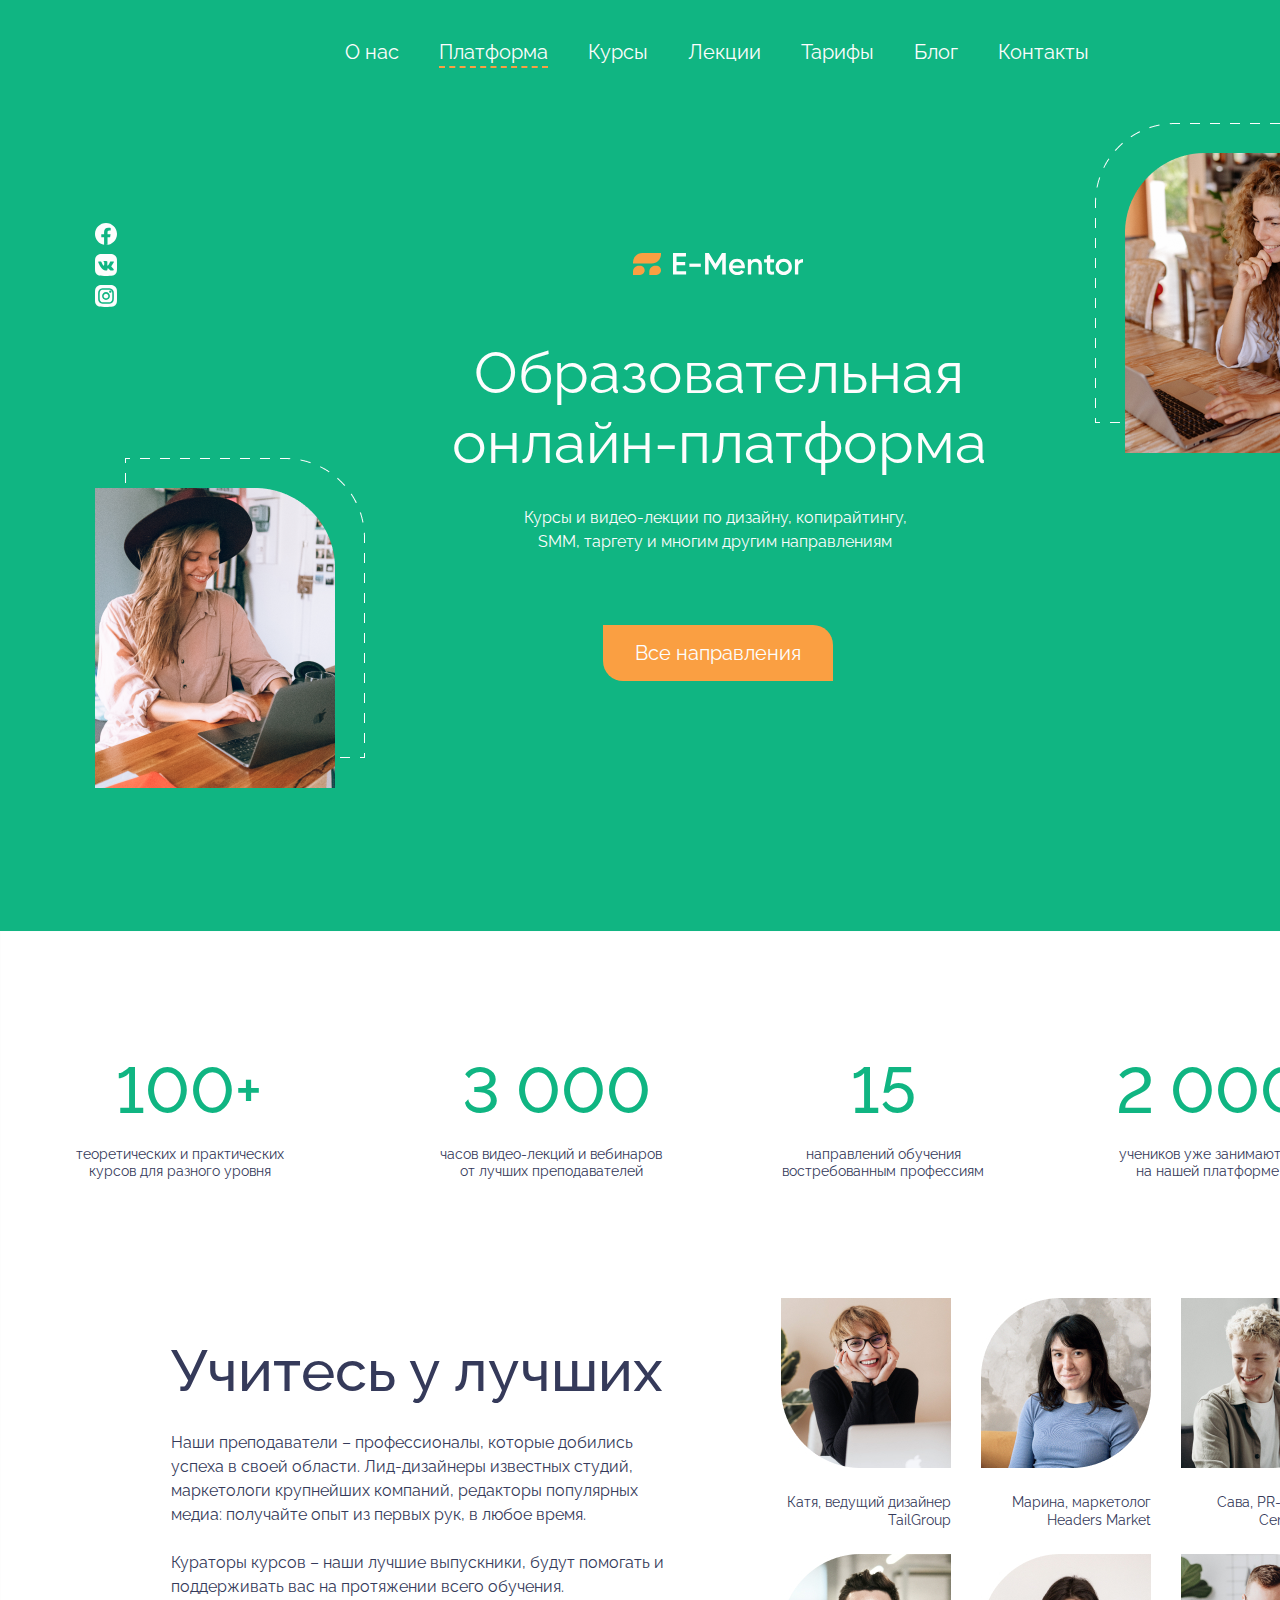
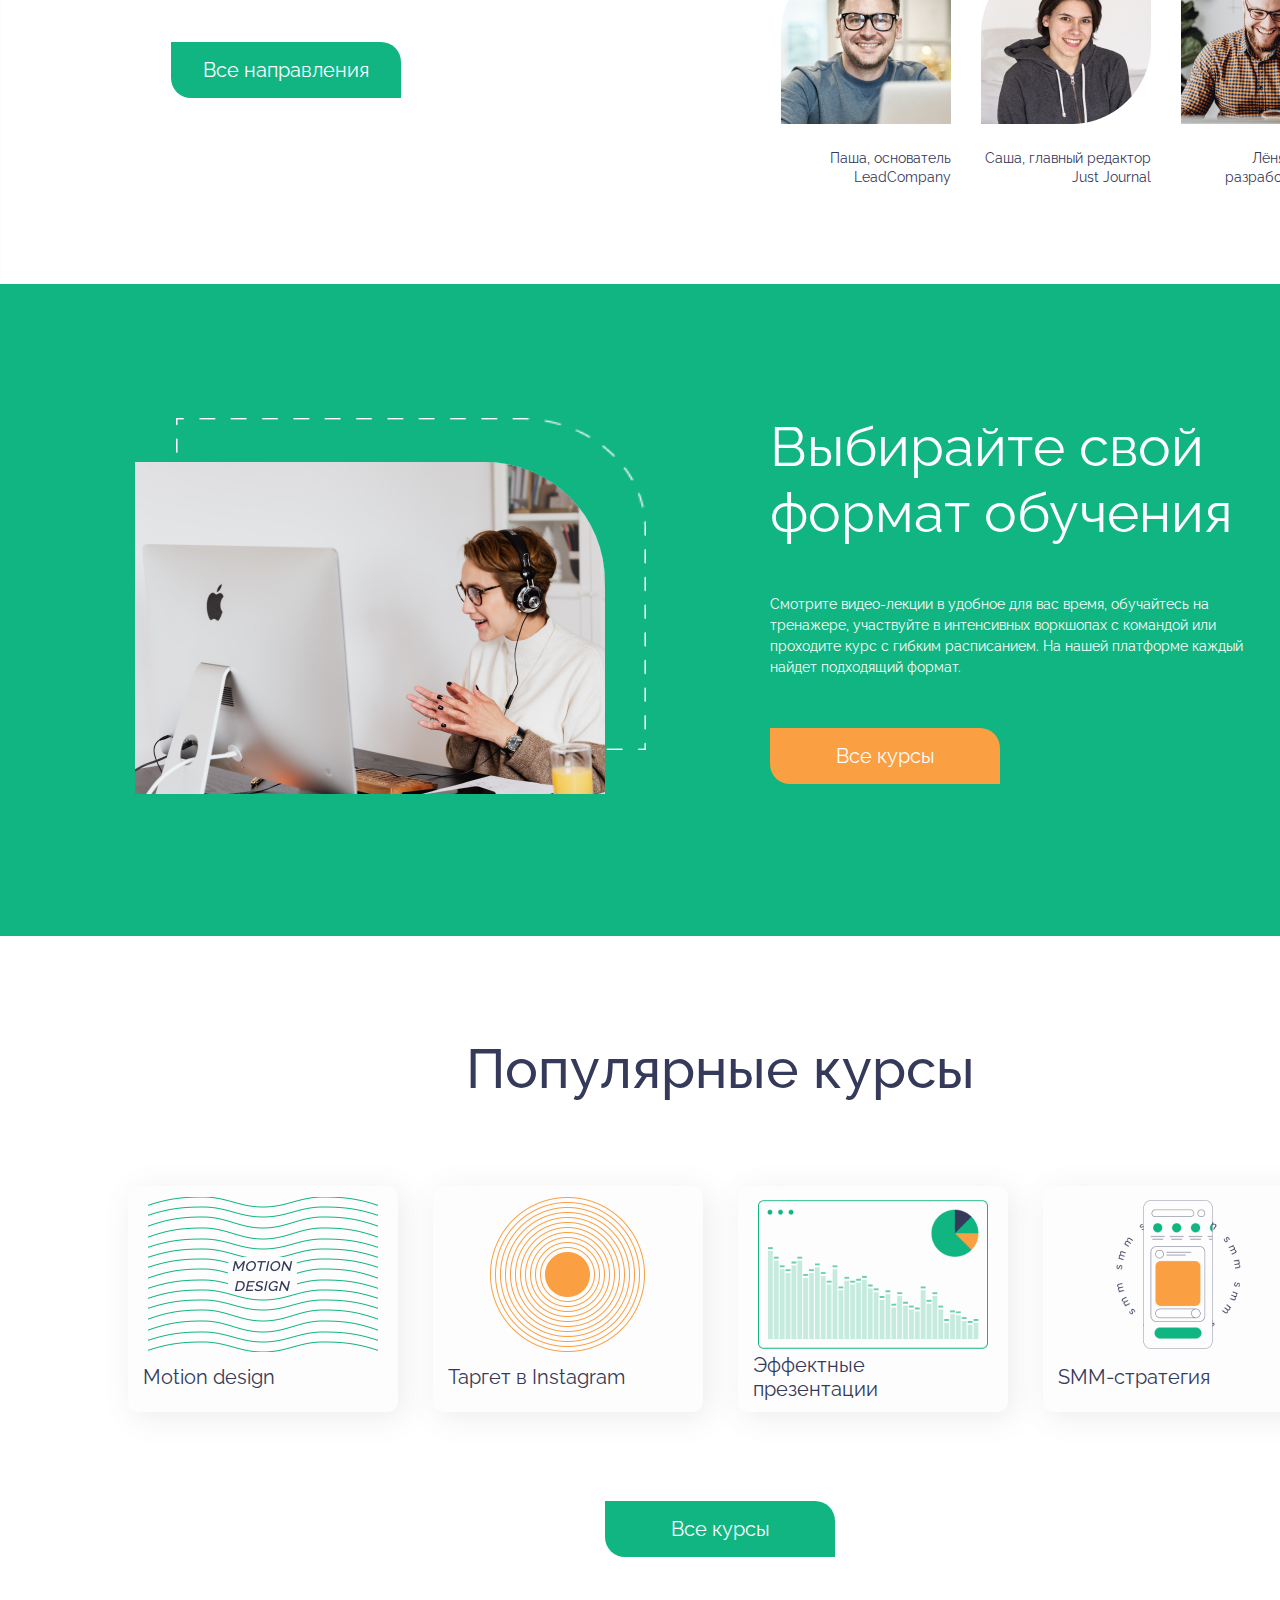
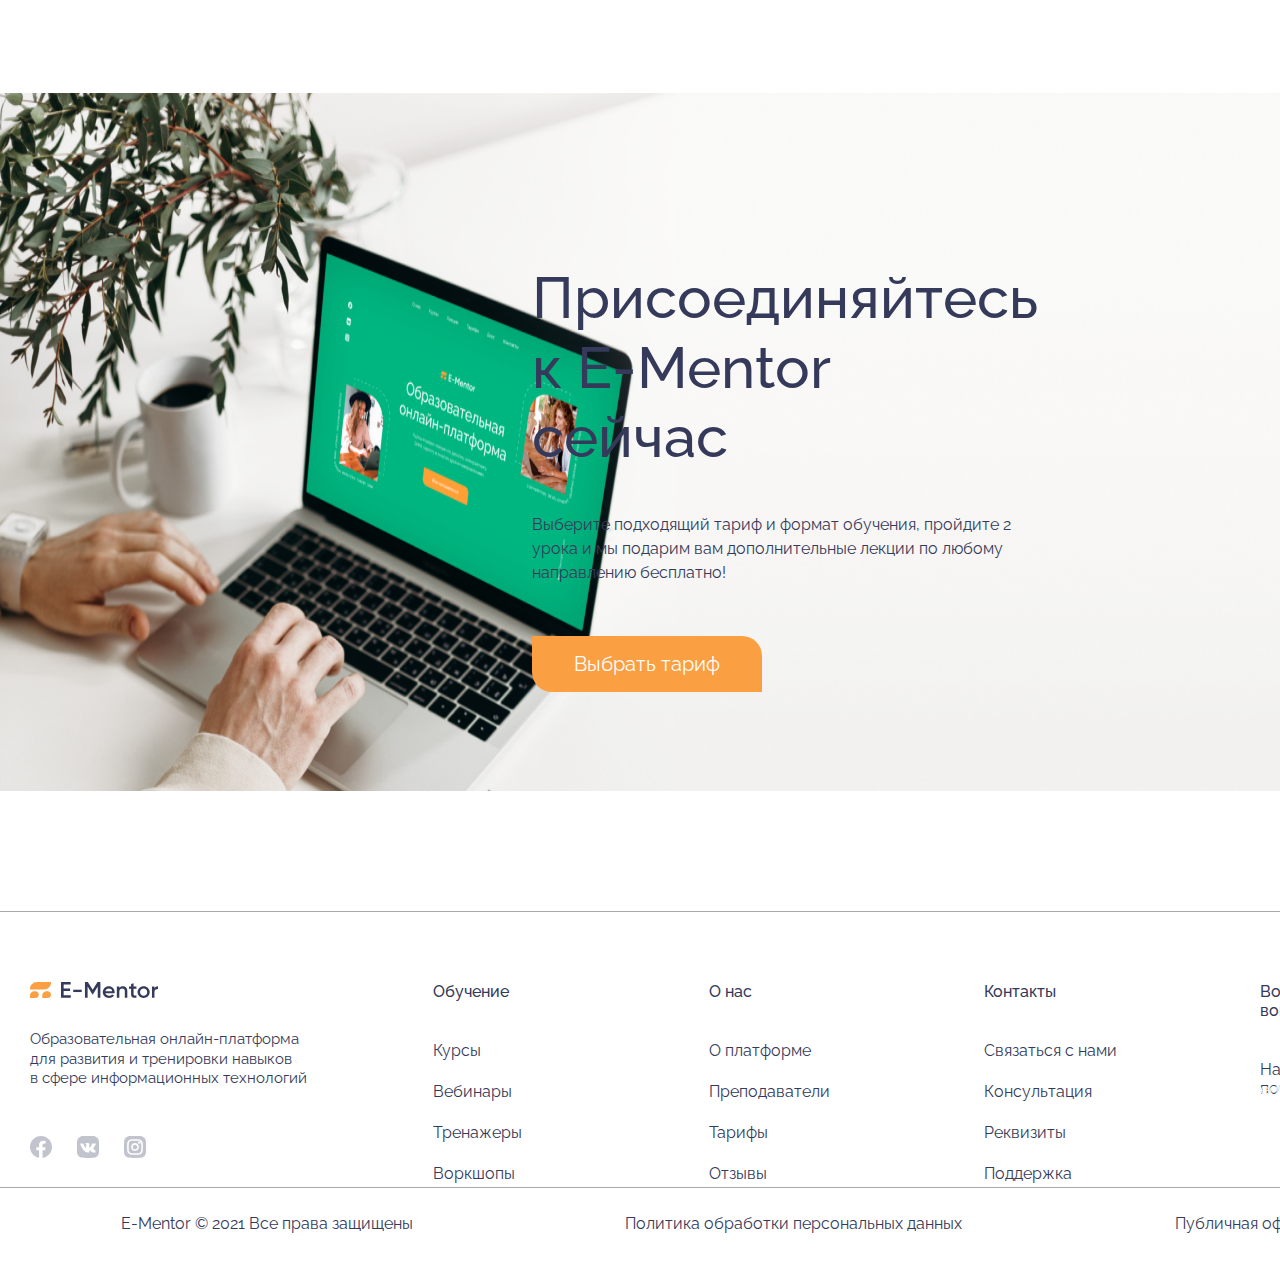
<file: пробный page/main-index/main-cont/index.html>
<!DOCTYPE html>
<html lang="en">
<head>
  <meta charset="UTF-8">
  <meta http-equiv="X-UA-Compatible" content="IE=edge">
  <meta name="viewport" content="width=1440">
  <link rel="stylesheet" href="style.css">
  <title>Платформа</title>
</head>
<body>
<section class="back-main">
  <div class="nav-bar-background">
    <div class="container">
      <ul>
        <li class="nav-bar"><a href="#hid1">О нас</a></li>
        <li class="nav-bar nav-bar-active"><a href="#">Платформа</a></li>
        <li class="nav-bar"><a href="http://127.0.0.1:5500/main-index/course/course.html#fot">Курсы</a></li>
        <li class="nav-bar"><a href="#">Лекции</a></li>
        <li class="nav-bar"><a href="#">Тарифы</a></li>
        <li class="nav-bar"><a href="#">Блог</a></li>
        <li class="nav-bar"><a href="#">Контакты</a></li>
      </ul>
    </div>
  </div>

  <div class="main-content">
    <div class="logo"><a href="#"><img src="../figma/logotype-1.svg" alt="logo"></a></div>
    <div>
      <p class="course"><a href="#">Образовательная онлайн-платформа</a></p>
      <p class="description">Курсы и видео-лекции по дизайну, копирайтингу, SMM, таргету и многим другим направлениям</p>
    </div>
    <a href="#"><div class="sumbit sumbit-orange">Все направления</div></a>
  </div>

  <div class="position-content">
    <div class="flex-content">
      <div class="social"><a href="#"><img src="..\figma\social\facebook\icon-1.svg" alt=""></a></div>
      <div class="social"><a href="https://vk.com/qq_leavepls"><img src="..\figma\social\vk\icon-1.svg" alt=""></a></div>
      <div class="social"><a href="#"><img src="..\figma\social\instagram\icon-1.svg" alt=""></a></div>
    </div>
    <div class="female_1"><img class="ll" src="..\figma\objects\1.png" alt=""></div>
    <div class="female_2"><img class="ll" src="..\figma\objects\2.png" alt=""></div>
    <div class="scroll"><a href="#"> ← Листайте вниз</a></div>
  </div>
</section>



<section class="teacher" id="hid1">
  <div class="numbers">
    <ul class="content-flex">
      <li class="number">100+</li>
      <li class="number">3 000</li>
      <li class="number">15</li>
      <li class="number ">2 000</li>
      <div class="depiction">
        <li class="list_1 list">теоретических и практических<br>
          курсов для разного уровня</li>
        <li class="list_2 list">часов видео-лекций и вебинаров<br>
          от лучших преподавателей</li>
        <li class="list_3 list">направлений обучения<br>
          востребованным профессиям</li>
        <li class="list_4 list">учеников уже занимаются<br>
          на нашей платформе</li>
      </div>
    </ul>
  </div>

  <div class="teachers">
    <div class="grid-flex-content">
      <p class="zagolov">Учитесь у лучших</p>
      <p class="zag_2">Наши преподаватели – профессионалы, которые добились успеха в своей области. Лид-дизайнеры известных студий, маркетологи крупнейших компаний, редакторы популярных медиа: получайте опыт из первых рук, в любое время.<br>
      <br>
      Кураторы курсов – наши лучшие выпускники, будут помогать     и поддерживать вас на протяжении всего обучения. </p>
      <a href="#"><div class="sumbit-teach sumbit-green">Все направления</div></a>
    </div>
  </div>

  <div class="photo">
    <img src="..\figma\photo\1.jpg" alt="">
    <img src="..\figma\photo\2.jpg" alt="">
    <img src="..\figma\photo\3.jpg" alt="">
    <span class="sket4 img_6">Катя, ведущий дизайнер TailGroup</span>
    <span class="sket4 img_6">Марина, маркетолог<br> Headers Market</span>
    <span class="sket4 img_6">Сава, PR-менеджер<br> Central Media</span>
    <img src="..\figma\photo\4.jpg" alt="">
    <img src="..\figma\photo\5.jpg" alt="">
    <img src="..\figma\photo\6.jpg" alt="">
    <span class="sket4 img_6">Паша, основатель LeadCompany</span>
    <span class="sket4 img_6">Саша, главный редактор<br> Just Journal</span>
    <span class="sket4 img_6">Лёня, ведущий<br> разработчик Ymail</span>
  </div>
</section>




<section class="form-study">
  <div class="proxy">
    <div class="proxy-content">
      <img src="..\figma\photo.jpg" alt="" class="photo_j">
      <img src="..\figma\objects\dash_line\2.png" class="photo_j_">
    </div>

    <div class="grid-flex">
      <p class="zagolov__1">Выбирайте свой формат обучения</p>
      <p class="zag__2">Смотрите видео-лекции в удобное для вас время, обучайтесь на тренажере, участвуйте в интенсивных воркшопах
        с командой или проходите курс с гибким расписанием.
        На нашей платформе каждый найдет подходящий формат.</p>
      <a href="http://127.0.0.1:5500/course/course.html"><div class="sumbit-napr sumbit-orange">Все курсы</div></a>
    </div>
  </div>
</section>




<section class="popular_course">
  <div class="popular_course_block">
    <p class="tag">Популярные курсы</p>
    <div class="target">
      <div class="text-color block"><img src="..\figma\pic-3.png"><div class="text-block">Motion design</div></div>
      <div class="text-color block"><img src="..\figma\pic-2.png"><div class="text-block">Таргет в Instagram</div></div>
      <div class="text-color block"><img src="..\figma\pic-1.png"><div class="text-block">Эффектные презентации</div></div>
      <div class="text-color block"><img src="..\figma\pic.png"><div class="text-block">SMM-стратегия</div></div>
    </div>
    <a href="http://127.0.0.1:5500/course/course.html"><div class="sumbit-course sumbit-green">Все курсы</div></a>
  </div>
  <div class="jakor" id="hid2"></div>
</section>



<section class="mentor">
  <div class="mentor-content-box">
    <div class="mentor-count">
      <p class="color-text join">Присоединяйтесь
        к E-Mentor сейчас</p>
      <p class="color-text join-text">Выберите подходящий тариф и формат обучения, пройдите 2 урока и мы подарим вам дополнительные лекции по любому направлению бесплатно!</p>
      <a href="#"><div class="sumbit_tarif sumbit-orange">Выбрать тариф</div></a>
    </div>
  </div>
</section>

<section class="footer">
  <div class="border_fot">
      <div class="footer__container">
          <div class="logo_fot">
                  <img class="img_tg" src="../figma/logotype-2.svg" alt="logo">
                  <p class="fot_desc">Образовательная онлайн-платформа<br>для развития и тренировки навыков<br>
                  в сфере информационных технологий</p>
              <div class="social">   
                  <a href="#"><img class="social" src="../figma/social/facebook/icon.svg" alt="facebook"></a>
                  <a href="#"><img src="../figma/social/vk/icon.svg" alt="vk"></a>
                  <a href="#"><img src="../figma/social/instagram/icon.svg" alt="instagram"></a>
              </div>
          </div>

          <div class="block11">
              <ul class="block_1__list box11">
                  <li class="text_head">Обучение</li>
                  <li class="text_list"><a class="tta" href="#">Курсы</a></li>
                  <li class="text_list"><a class="tta" href="#">Вебинары</a></li>
                  <li class="text_list"><a class="tta" href="#">Тренажеры</a></li>
                  <li class="text_list"><a class="tta" href="#">Воркшопы</a></li>
              </ul>
          </div>
          <div class="block11">
              <ul class="block_2__list box11">
                  <li class="text_head">О нас</li>
                  <li class="text_list"><a class="tta" href="#">О платформе</a></li>
                  <li class="text_list"><a class="tta" href="#">Преподаватели</a></li>
                  <li class="text_list"><a class="tta" href="#">Тарифы</a></li>
                  <li class="text_list"><a class="tta" href="#">Отзывы</a></li>
              </ul>
          </div>
          <div class="block11">
              <ul class="block_3__list box11">
                  <li class="text_head">Контакты</li>
                  <li class="text_list"><a class="tta" href="#">Связаться с нами</a></li>
                  <li class="text_list"><a class="tta" href="#">Консультация</a></li>
                  <li class="text_list"><a class="tta" href="#">Реквизиты</a></li>
                  <li class="text_list"><a class="tta" href="#">Поддержка</a></li>
              </ul>
          </div>
          <div class="block11">
              <ul class="block_4__list box11">
                  <li class="text_head">Возникли вопросы?</li>
                  <li class="text_list"><a class="tta" href="#">Напишите нам на почту</a><br>
                          <a href="#">education@ementor.info</a></li>
              </ul>
          </div>
      </div>
  </div>
  <div class="fot_cont">
      <div class="footer_end">
          <p>E-Mentor © 2021 Все права защищены</p>
          <p>Политика обработки персональных данных</p>
          <p>Публичная оферта</p>
      </div>
  </div>
</section>




</body>
</html>
</file>
<file: пробный page/main-index/main-cont/style.css>
@import url('https://fonts.googleapis.com/css2?family=Raleway:wght@400;500&display=swap');

body {
    font-family: 'Raleway', sans-serif;
    font-size: 20px;
    margin: 0px;
    padding: 0px;
    color: #FDFDFD;
    min-width: 1440px;
}

html {
    scroll-behavior: smooth;
}

ul {
    list-style-type: none;
    display: flex;
    flex-wrap: wrap;
    gap: 40px;
    color: #FDFDFD;
}

a, ul {
    text-decoration: none;
    color: #FDFDFD;
    padding: 0px;
    height: 1px;
}

.back-main {
    background-color: #10B582;
    width: auto;
    height: 951px;
}

.container {
    max-width: 751px;
}

a.social::before {
    opacity: .3;
    color: red;
}

.nav-bar-active {
    border-bottom: 2px dashed #FA9F42;  
    padding-bottom: 2px;   
}

.nav-bar-background {
    max-width: 751px;
    margin: -20px auto 0px;
    padding-top: 40px;
}

.main-content {
    display: flex;
    flex-direction: column;
    margin: 0px auto;
    width: 544px;
    height: 420px;
    margin-top: 212px ;
    position: relative;
    z-index: 1;
}

.course {
    font-size: 58px;
    line-height: 120%;
    width: 542px;
    height: 140px;
    text-align: center;
}

.description {
    text-align: center;
    line-height: 150%;
    font-size: 16px;
    font-weight: 400;
    width: 390px;
    margin-left: 72px;
    margin-top: -30px;
}

.sumbit {
    display: flex;
    max-width: 230px;
    height: 56px;
    background-color: #FA9F42;
    margin-left: 155px;
    margin-top: 55px;
    align-items: center;
    border-radius: 0px 20px;
    justify-content: center;
    vertical-align: middle;
    transition: 0.2s;
}

.sumbit-orange:hover {
    background-color: #f39434;
}

.sumbit-green:hover {
    background-color: #2fa37e;
}

.sumbit-orange:active {
    background-color: #f08922;
}

.sumbit-green:active {
    background-color: #308167;
}

.logo {
    margin-left: 185px;
    max-width: 170px;
}

.block:hover {
    transition: 1s;
    margin-top: 60px;
}

.position-content {
    position: relative;
    z-index: 0;
    margin: 0px auto;
    width: 1250px;
    height: 750px;
    margin-top: -550px;
    display: flex;
    flex-wrap: wrap;
    display:grid;
    grid-template-columns: 1000px 300px;
    grid-template-areas: "flex-content female_2"
                         "female_1 scroll";
}

.flex-content {
    grid-area: flex-content;
    display: flex;
    flex-direction: column;
    gap: 30px;
    margin-top: 100px;
}

.female_1 {
    grid-area: female_1;
    margin-bottom: 120px;
}

.female_2 {
    grid-area: female_2;
}

.scroll {
    display: flex;
    flex-direction: column;
    grid-area: scroll;
    transform: rotate(-90deg);
    padding-left: 70px;
    padding-top: 330px; 
    font-size: 14px;    
}

.jakor {
    width: 1440px;
    height: 800px;
    position: relative;
    bottom: 800px;
    z-index: 1;
}

.teacher {
    width: 1440px;
    height: 951px;
    margin: 0px auto;
    border: 1px solid #FDFDFD;
}

.number {
    color: #10B582;
    font-size: 65px;
    font-weight: 500;
    font-feature-settings: 'pnum' on, 'lnum' on;
    margin-right: 160px;
}

li.number:nth-child(4) {
    margin-right: 0;
}

.numbers {
    margin: 0px auto;
    margin-top: 120px;
    width: 1300px;
    height: 190px;
    padding-left: 90px;
}

.depiction {
    color: #353A5A;
    font-size: 14px;
    line-height: 120%;
    width: 1400px;
    height: 40px;
    margin-left: -90px;
    display: flex;
    text-align: center;
    padding-left: 50px;
    margin-top: -22px;
}

.list_1 {
    margin-right: 156px;
}

.list_2 {
    margin-right: 120px;
}

.list_3 {
    margin-right: 135px;
}

.zagolov {
    color: #353A5A;
    font-feature-settings: 'pnum' on, 'lnum' on;
    font-size: 58px;
    font-weight: 500;
    line-height: 100%;
    height: 15px;
    margin-top: 0px;
}

.sumbit-teach {
    display: flex;
    max-width: 230px;
    height: 56px;
    background-color: #10B582;
    align-items: center;
    margin-top: 50px;
    border-radius: 0px 20px;
    justify-content: center;
    vertical-align: middle;
    transition: 0.2s;
}

.teachers {
    position: relative;
    display: grid;
    width: 500px;
    height: 356px;
    margin-left: 170px;
    margin-top: 100px;
}

.zag_2 {
    color: #353A5A;
    font-weight: 400;
    font-size: 16px;
    line-height: 150%;
    height: 145px;
}

.grid-flex-content {
    display: flex;
    flex-direction: column;
    justify-content: flex-start;
}

.sket4 {
    color: #353A5A;
    font-weight: 400;
    font-size: 14px;
    line-height: 130%;
    text-align: end;
    
}

.photo {
    position: relative;
    display: grid;
    grid-template-columns: 200px 200px 200px;
    row-gap: 25px;
    max-width: 570px;
    left: 750px;
    bottom: 400px;
    justify-items: end;
}

.photo_j {
    border-radius: 0px 120px 0px 0px;
    position: relative;
    width: 470px;
    height: 332px;
    z-index: 4;
    bottom: 25px;
    left: 165px;
}


.proxy {
    max-width: 1400px;
    height: 500px;
    margin: 0px auto;
    position: relative;
    top: 65px;
}

.photo_j_ {
    position: relative;
    rotate: 90deg;
    width: 332px;
    height: 470px;
    z-index: 1;
    right: 200px;
}

.proxy-content {
    position: relative;
    left: -50px
}

.grid-flex {
    position: relative;
    bottom: 410px;
    left: 800px
}

.sumbit-napr {
    display: flex;
    max-width: 230px;
    height: 56px;
    background-color: #FA9F42;
    align-items: center;
    margin-top: 50px;
    border-radius: 0px 20px;
    justify-content: center;
    vertical-align: middle;
    transition: 0.2s;
    margin-top: 50px;
}

.grid-flex {
    width: 480px;
    height: 370px;
    display: flex;
    flex-direction: column;
    justify-content: flex-start;
    position: relative;
    left: 750px;
}

.zagolov__1 {
    font-weight: 400;
    font-size: 55px;
    font-style: normal;
    line-height: 120%;
    margin: 0px;
    height: 180px;
}

.zag__2 {
    font-weight: 400;
    font-size: 14px;
    line-height: 150%;
    text-align: left;
    margin: 0px;
}

.form-study {
    width: auto;
    height: 652px;
    background-color: #10B582;
}

.popular_course {
    width: auto;
    height: 702px;
}

.popular_course_block {
    width: 1440px;
    height: 702px;
    margin: 0px auto;
    z-index: 7;
    position: relative;
}

.tag {
    color: #353A5A;
    position: relative;
    top: 50px;
    font-weight: 500;
    font-size: 55px;
    line-height: 100%;
    text-align: center;
    font-feature-settings: 'pnum' on, 'lnum' on;
}

.target {
    height: 300px;
    width: 1190px;
    margin: 0px auto;
    position: relative;
    top: 50px;
    display: flex;
    flex-wrap: wrap;
    column-gap: 35px;
    justify-content: center;
}

.block {
    display: flex;
    width: 270px;
    height: 226px;
    background: #FDFDFD;
    box-shadow: 5px 5px 30px rgba(101, 101, 101, 0.12);
    border-radius: 10px;
    align-items: end;
    margin-top: 35px;
    justify-content: start;
}

.text-color {
    color: #353A5A;
    position: relative;
    display: flex;
    flex-direction: column;
    justify-content: center;
    vertical-align: middle;
    align-items: center;
}

.sumbit-course {  
    position: relative;
    top: 100px;  
    display: flex;
    max-width: 230px;
    height: 56px;
    background-color: #10B582;
    align-items: center;
    border-radius: 0px 20px;
    justify-content: center;
    vertical-align: middle;
    transition: 0.2s;
    margin: 0px auto;
}

.text-block {
    display: flex;
    align-items: center;
    vertical-align: middle;
    width: 240px;
    height: 50px;
}

.mentor {
    width: 100%;
    height: 698px;
    margin: 0px auto;
    background-image: url(../figma/photo.png);
    background-repeat: no-repeat;
    background-color: #f9f8f7;
    background-size: 100% 100%;
}

.mentor-count {
    width: 508px;
    height: 359px;
    position: relative;
    float: right;
    right: 400px;
    top: 170px;
}

.color-text {
    color: #353A5A;
}

.join {
    font-weight: 500;
    font-size: 58px;
    line-height: 120%;
    margin: 0;
}

.join-text {
    font-weight: 400;
    font-size: 16px;
    line-height: 150%;
    position: relative;
    top: 25px;
}

.sumbit_tarif {
    position: relative;
    top: 60px;  
    display: flex;
    max-width: 230px;
    height: 56px;
    background-color: #FA9F42;
    align-items: center;
    border-radius: 0px 20px;
    justify-content: center;
    vertical-align: middle;
    transition: 0.2s;
}

.footer {
    width: 100%;
    box-sizing: border-box;
    color: #353A5A;
}

.social {
    display: flex;
    gap: 25px
}

.border_fot {
    box-sizing: border-box;
    padding: 80px 0 50px 0;
    width: 100%;
    height: 100%;
    border-top: #a8a8a8 1px solid;
    border-bottom: 1px solid #a8a8a8;
    margin-top: 120px;
    padding: 70px 30px 50px 30px;
}

.footer__container {
    display: flex;
    max-width: 1440px;
    margin: 0 auto;
    justify-content: space-between;
    flex-wrap: wrap;
}

li {
    list-style-type: none;
}


.fot_desc {
    font-weight: 400;
    font-size: 15px;
    line-height: 130%;
    padding: 0;
    margin: 0;
    margin-bottom: 47px;
}

.text_head {
    font-weight: 500;
    font-size: 16px;
}

.text_list {
    font-weight: 400;
    font-size: 16px;
}

.text_list:last-child {
    margin-bottom: 0;
}

.box11 {
    margin: 0;
    color: #353A5A;
}

.img_tg {
    margin-bottom: 27px;
}

.footer_end {
    display: flex;
    justify-content: space-around;
    font-size: 16px;
}

.fot_cont {
    max-width: 1440px;
    height: auto;
    margin: 0 auto;
    padding: 10px 15px;
}

.tta:hover {
    color: #FA9F42;
}

.tta {
    text-decoration: none;
    display: block;
    color: #353A5A;
}

.block11 {
    width: 150px;
}

@keyframes fadeIn {
    0% {
      opacity: 0;
    }
    100% {
      opacity: 1;
    }
}

.ll {
    animation-name: fadeIn;
    animation-duration: 1.5s;
    opacity: 1; /* изменение свойства opacity на 1 */
}
</file>
